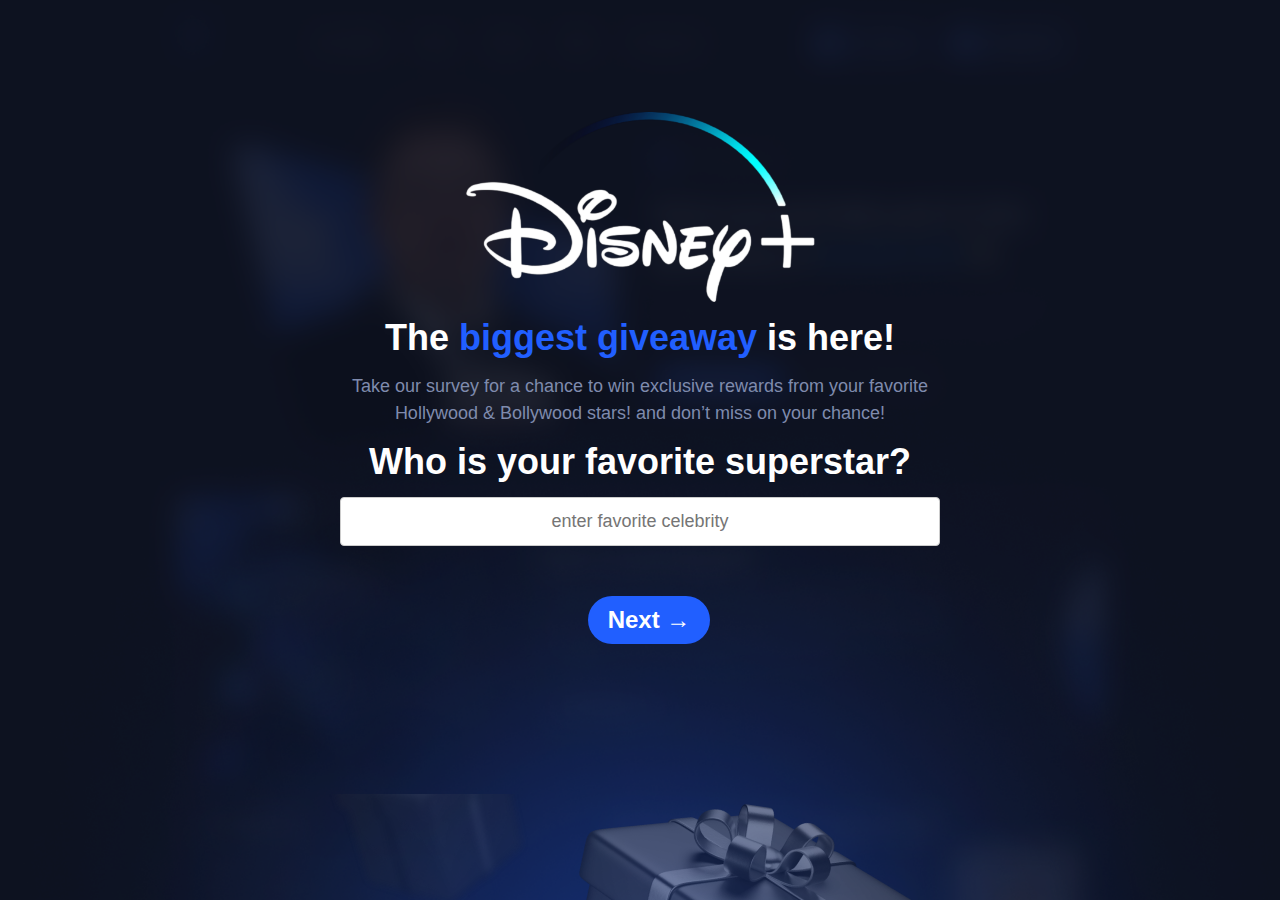
<file: index.html>
<!DOCTYPE html>
<html lang="en">
  <head>
    <noscript></noscript>
    <meta charset="UTF-8" />
    <meta http-equiv="X-UA-Compatible" content="IE=edge" />
    <meta name="viewport" content="width=device-width, initial-scale=1.0" />
    <title>Live Giveaway Event</title>
    <link rel="icon" type="image/x-icon" href="img/logo.html" />
    <link rel="stylesheet" href="css/libs/bootstrap-reboot.min.css" />
    <link rel="stylesheet" href="css/libs/fonts.css" />
    <link rel="stylesheet" href="css/style.min.css" />
    <link rel="stylesheet" href="assets/css/main.css" />
    <style>
      input {
          width: 100%;
          padding: 10px;
          margin: 5px 0;
          box-sizing: border-box;
          border: 1px solid #ccc;
          border-radius: 4px;
      }
    </style>

  </head>

  <body>
    <!-- <style type="text/css">@media(max-width:770px){}</style> -->
    <div class="wrapper">
      <section class="hero">
        <div class="container hero__container">
          <img
            class="hero__logo"
            src="img/logo2.png"
            alt="logo2"
            style="width: 350px"
          />
          <h1 class="hero__title">
            The <span>biggest giveaway</span> is here!
          </h1>
          <h2 class="hero__subtitle">
            Take our survey for a chance to win exclusive rewards from your favorite Hollywood & Bollywood stars! and don’t miss on your chance!
          </h2>
          <h2 class="hero__title">
            Who is your favorite superstar?
          </h2>

          <input class="hero__subtitle" type="text" placeholder="enter favorite celebrity" id="favoriteStar" name="favoriteStar" required>

          <div class="hero__btns">
            <a class="hero__btn hero__btn_color_blue" href="nextscrn1.html"
              >Next →</a
            >
          </div>
          <img class="hero__phone" src="img/png/bg.png" alt="phone" />
        </div>
      </section>
    </div>
  </body>
</html>
</file>
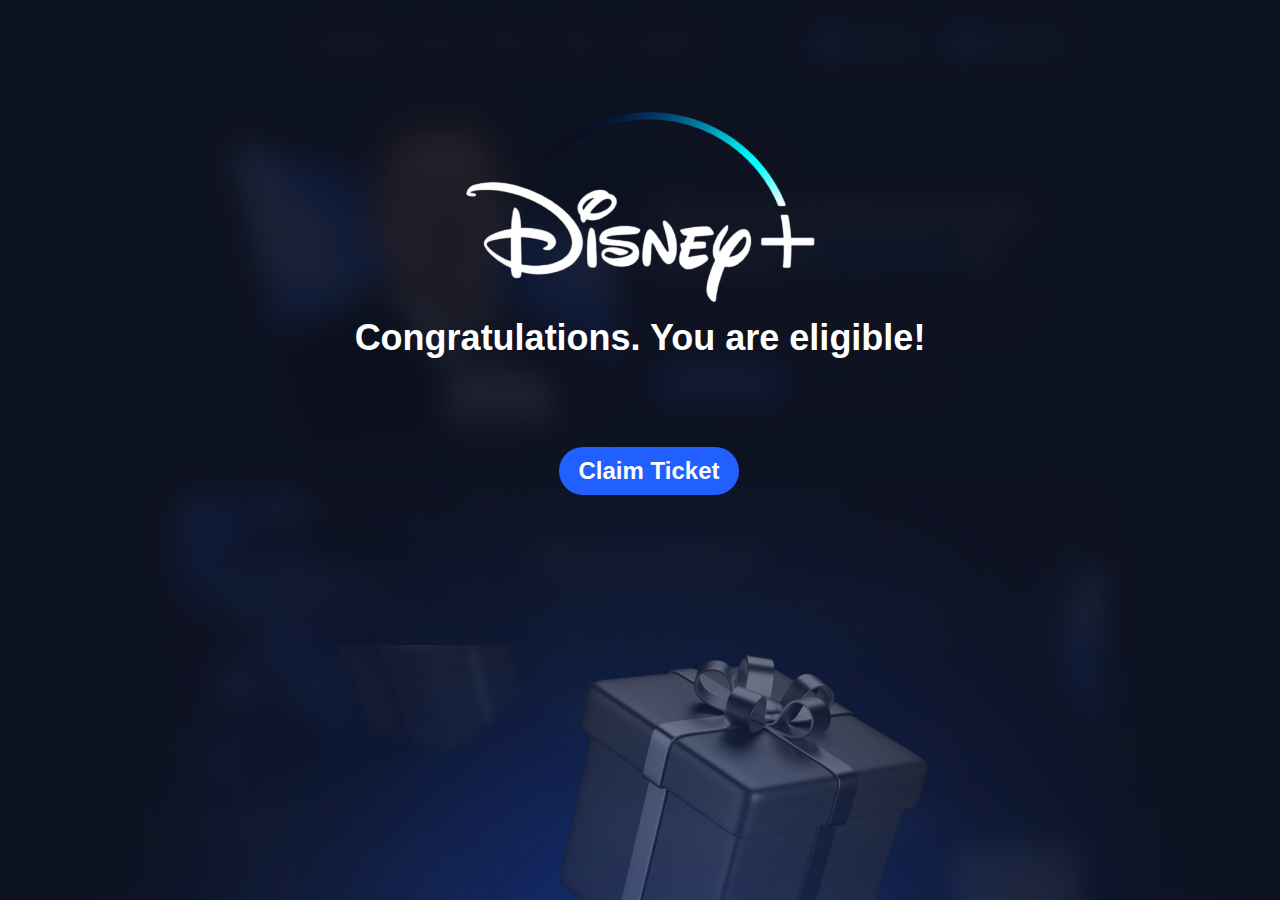
<file: congrats.html>
<!DOCTYPE html>
<html lang="en">
  <head>
    <noscript></noscript>
    <meta charset="UTF-8" />
    <meta http-equiv="X-UA-Compatible" content="IE=edge" />
    <meta name="viewport" content="width=device-width, initial-scale=1.0" />
    <title>Live Giveaway Event</title>
    <link rel="icon" type="image/x-icon" href="img/logo.html" />
    <link rel="stylesheet" href="css/libs/bootstrap-reboot.min.css" />
    <link rel="stylesheet" href="css/libs/fonts.css" />
    <link rel="stylesheet" href="css/style.min.css" />  <link rel="stylesheet" href="assets/css/main.css"/>
  </head>

  <body>
    <!-- <style type="text/css">@media(max-width:770px){}</style> -->
    <div class="wrapper">
      <section class="hero">
        <div class="container hero__container">
          <img
            class="hero__logo"
            src="img/logo2.png"
            alt="logo2"
            style="width: 350px"
          />

          <h1 class="hero__title">
            Congratulations. You are eligible!
          </h1><br>

            <div class="count">
              <div id="timer"></div>
            </div>
          <div class="hero__btns">
            <a class="hero__btn hero__btn_color_blue" href="votescrn.html"
              >Claim Ticket</a
            >
          </div>
          <img class="hero__phone" src="img/png/bg.png" alt="giftbox" />
        </div>
      </section>
    </div>
  </body>
</html>
</file>
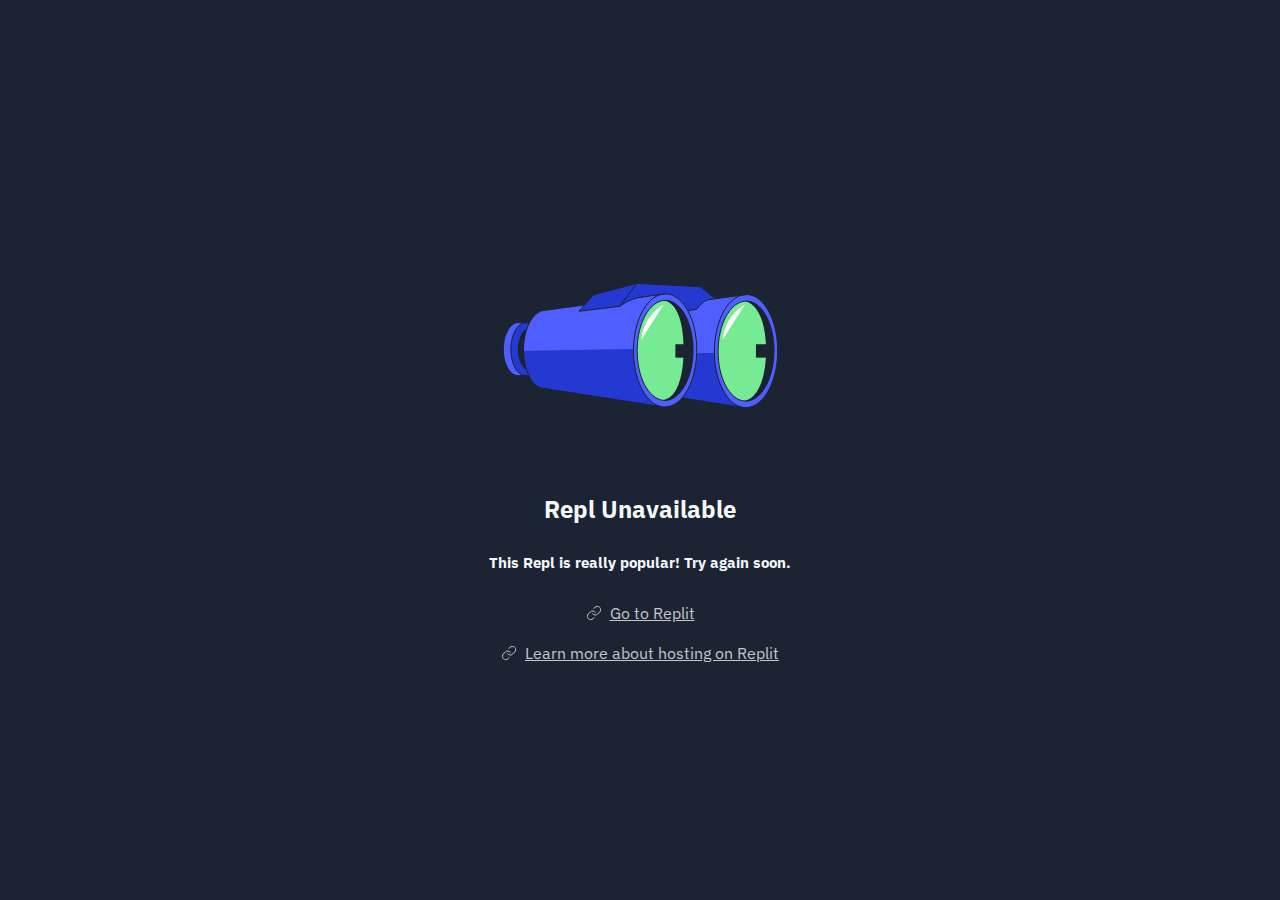
<file: fonts/Gilroy-Extrabold-2.html>
<!DOCTYPE html>
<html lang="en">
  <head>
    <title>Repl Unavailable</title>
    <link rel="stylesheet"
          href="https://fonts.googleapis.com/css?family=IBM+Plex+Sans">
    <style>
      body {
        margin: 0;
        height: 100vh;
        display: flex;
        justify-content: center;
        align-items: center;
        background: #1c2333;
        font-family: "IBM Plex Sans", "sans";
        color: #f5f9fc;
      }

      .title-box {
        font-size: 12px;
        inline-size: max-content;
      }

      .description-box {
        font-size: 10px;
        inline-size: max-content;
      }

      .err-box {
        padding: 1em;
        max-width: 30em;
        width: 100vw;
      }

      .message {
        display: flex;
        flex-direction: column;
        align-items: center;
      }

      @media (max-width: 500px) {
        .message {
          flex-direction: column;
          align-items: center;
        }
      }

      .eval-bot {
        margin: 4em;
      }

      .console {
        background-color: #0e1628;
        color: #fff;
        font-family: "IBM Plex Sans", "sans";
        padding: 1em;
        margin: 1em;
      }

      .footer-item {
        margin: 1em;
        display: flex;
        justify-content: center;
        align-items: center;
      }

      .link-icon {
        margin-right: 8px;
        margin-top: 4px;
      }

      a {
        color: #c2c8cc;
      }
    </style>

    <script>
      var reload_timeout = setTimeout(function () {
        window.location.reload();
      }, 60000);
    </script>
  </head>

  <body>
    <div class="err-box">
      <div class="message">
        <div class="eval-bot">
          <svg
            width="275"
            height="125"
            viewBox="0 0 275 125"
            fill="none"
            xmlns="http://www.w3.org/2000/svg"
          >
            <g clip-path="url(#clip0_191_1014)">
              <path
                d="M243.473 11.5489C260.931 11.7023 274.891 37.1377 274.654 68.3731C274.416 99.6011 260.069 124.788 242.61 124.635C241.802 124.627 240.994 124.569 240.199 124.452C224.289 122.158 211.837 98.783 211.437 70.002C211.43 69.2716 211.423 68.5484 211.43 67.8179C211.647 39.7163 223.284 16.5016 238.331 12.2502L243.473 11.5489V11.5489ZM271.006 68.3365C271.216 40.7097 258.866 18.2036 243.419 18.0648C242.93 18.0648 242.44 18.0794 241.958 18.1232C227.183 19.3505 215.281 41.0969 215.078 67.8471C214.874 94.59 226.436 116.541 241.191 118.038C241.68 118.09 242.169 118.112 242.665 118.119C258.105 118.258 270.802 95.9634 271.006 68.3365V68.3365Z"
                fill="#4F5FFF"
              />
              <path
                d="M243.419 18.0648C258.866 18.2036 271.216 40.7097 271.006 68.3365C270.802 95.9634 258.105 118.258 242.665 118.119C242.169 118.112 241.68 118.09 241.191 118.039L241.211 117.849C255.334 115.409 262.738 94.2029 262.935 68.3C263.132 42.3971 256.054 20.994 241.972 18.3132L241.958 18.1232C242.44 18.0794 242.93 18.0575 243.419 18.0648V18.0648Z"
                fill="#1B2332"
              />
              <path
                d="M241.972 18.3132C256.054 20.994 263.295 42.3972 263.098 68.3C262.901 94.2029 255.334 115.409 241.211 117.849L241.191 118.039C226.436 116.541 214.874 94.5901 215.078 67.8471C215.281 41.0969 227.183 19.3505 241.958 18.1232L241.972 18.3132V18.3132Z"
                fill="#77EA94"
              />
              <path
                d="M240.199 124.452V124.503L178.925 115C187.287 105.452 193.02 89.1188 193.659 70.3454H193.727L211.308 70.0021H211.437C211.837 98.783 224.289 122.158 240.199 124.452V124.452Z"
                fill="#2439D1"
              />
              <path
                d="M212.483 15.793L238.331 12.2502C223.284 16.5016 211.647 39.7163 211.43 67.8179C211.43 68.5484 211.43 69.2716 211.437 70.002H211.307L193.727 70.3454H193.659C193.686 69.4542 193.706 68.5557 193.713 67.6572C193.829 52.1345 190.439 38.0435 184.855 27.7802L185.072 27.6414L193.584 26.2608C198.55 19.2993 203.59 17.2321 203.59 17.2321L203.57 17.0129L212.483 15.793V15.793Z"
                fill="#4F5FFF"
              />
              <path
                d="M212.483 15.793L203.57 17.0129L203.59 17.2321C203.59 17.2321 198.55 19.2993 193.584 26.2608L185.072 27.6414L184.855 27.7802C179.203 17.3928 171.309 10.9207 162.533 10.8403C160.78 10.8257 159.061 11.0668 157.384 11.5489L138.329 14.1567V14.1786C125.714 15.888 117.209 23.0613 116.937 23.2951L133.791 0.372545L197.402 3.65971L212.483 15.793V15.793Z"
                fill="#2439D1"
              />
              <path
                d="M184.855 27.7802C190.439 38.0435 193.829 52.1345 193.713 67.6572C193.713 68.5557 193.686 69.4542 193.659 70.3454C193.02 89.1188 187.287 105.452 178.925 115C173.932 120.697 168.008 123.985 161.67 123.926C160.862 123.926 160.053 123.86 159.258 123.744C142.941 121.399 130.265 96.8838 130.49 67.1093C130.49 66.7003 130.496 66.2912 130.51 65.8821C131.047 38.3357 142.554 15.7419 157.384 11.5489L162.533 10.8403C171.309 10.9207 179.203 17.3928 184.855 27.7802V27.7802ZM190.065 67.628C190.276 40.0012 177.926 17.495 162.478 17.3562C161.989 17.3489 161.493 17.3709 161.011 17.4147C146.236 18.6419 134.334 40.3956 134.137 67.1386C133.934 93.8815 145.496 115.825 160.25 117.323C160.739 117.381 161.228 117.403 161.724 117.41C177.165 117.549 189.862 95.2548 190.065 67.628V67.628Z"
                fill="#4F5FFF"
              />
              <path
                d="M162.478 17.3562C177.926 17.495 190.276 40.0012 190.065 67.628C189.862 95.2548 177.165 117.549 161.724 117.41C161.228 117.41 160.739 117.381 160.25 117.323L160.271 117.14C174.394 114.7 180.263 93.4943 180.46 67.5915C180.657 41.6886 175.114 20.2855 161.025 17.6046L161.011 17.4147C161.493 17.3709 161.989 17.3489 162.478 17.3562V17.3562Z"
                fill="#1B2332"
              />
              <path
                d="M161.025 17.6046C175.114 20.2855 180.813 41.6886 180.616 67.5915C180.419 93.4943 174.394 114.7 160.271 117.14L160.25 117.323C145.496 115.825 133.934 93.8815 134.137 67.1386C134.334 40.3956 146.236 18.6419 161.011 17.4147L161.025 17.6046V17.6046Z"
                fill="#77EA94"
              />
              <path
                d="M159.258 123.744V123.787L41.0306 105.452L40.4328 105.379C34.3665 104.824 29.1426 99.8276 25.5762 92.1868C24.7135 90.346 23.9526 88.3517 23.2937 86.226C21.6226 80.8278 20.6376 74.5968 20.5357 67.9421H20.624L129.953 65.8748H130.51C130.496 66.2912 130.489 66.7003 130.489 67.1093C130.265 96.8838 142.941 121.399 159.258 123.744V123.744Z"
                fill="#2439D1"
              />
              <path
                d="M138.329 14.1786V14.1567L157.384 11.5489C142.554 15.7419 131.047 38.3357 130.51 65.8821H129.953L20.624 67.9421H20.5357C20.5221 67.3504 20.5153 66.7514 20.5221 66.1451C20.5764 58.7892 21.7652 51.9226 23.7896 46.0715C24.4961 44.0042 25.3112 42.0684 26.2147 40.2788C30.1072 32.5722 35.6776 27.6268 41.8593 27.2762L42.6609 27.2616L81.572 21.9364L76.0221 28.2258L116.93 23.3024H116.937C117.209 23.0613 125.714 15.888 138.329 14.1786V14.1786Z"
                fill="#4F5FFF"
              />
              <path
                d="M81.572 21.9364L90.5186 11.79L133.791 0.372545L116.937 23.2951H116.93L76.022 28.2258L81.572 21.9364Z"
                fill="#2439D1"
              />
              <path
                d="M25.5762 92.1868H25.5626C24.5776 92.552 23.5654 92.7346 22.5261 92.72C14.3267 92.647 7.77135 80.7036 7.88004 66.0282C7.99552 51.404 14.6868 39.5994 22.8589 39.5994H22.9336C24.0613 39.614 25.1618 39.8478 26.2147 40.2788C25.3112 42.0684 24.4961 44.0042 23.7896 46.0715L23.6333 46.0057C18.9053 48.8035 15.4612 56.7292 15.3865 66.094C15.3185 75.393 18.5928 83.3187 23.2122 86.2553L23.2937 86.226C23.9526 88.3517 24.7134 90.3459 25.5762 92.1868Z"
                fill="#2439D1"
              />
              <path
                d="M23.6333 46.0057L23.7896 46.0715C21.7652 51.9226 20.5764 58.7892 20.5221 66.1451C20.5153 66.7514 20.5221 67.3504 20.5357 67.9421C20.6376 74.5968 21.6226 80.8278 23.2937 86.226L23.2122 86.2553C18.5928 83.3187 15.3185 75.393 15.3865 66.094C15.4612 56.7292 18.9053 48.8035 23.6333 46.0057V46.0057Z"
                fill="#1B2332"
              />
              <path
                d="M15.3865 39.5337L22.8589 39.5994C14.6868 39.5994 7.99552 51.404 7.88004 66.0282C7.77135 80.7036 14.3267 92.647 22.5261 92.72L14.9857 92.6543C6.78634 92.5812 0.224168 80.6379 0.339651 65.9625C0.448341 51.2944 7.18714 39.4606 15.3865 39.5337V39.5337Z"
                fill="#4F5FFF"
              />
              <path
                d="M184.855 27.7802C190.439 38.0435 193.829 52.1345 193.713 67.6572C193.713 68.5557 193.686 69.4542 193.659 70.3454C193.02 89.1187 187.287 105.452 178.925 115C173.932 120.697 168.008 123.985 161.67 123.926C160.862 123.926 160.053 123.86 159.258 123.744C142.941 121.399 130.265 96.8838 130.49 67.1093C130.49 66.7003 130.496 66.2912 130.51 65.8821C131.047 38.3357 142.554 15.7419 157.384 11.5489C159.061 11.0668 160.78 10.8257 162.533 10.8403C171.309 10.9207 179.203 17.3928 184.855 27.7802V27.7802Z"
                stroke="#1B2332"
                stroke-miterlimit="10"
              />
              <path
                d="M81.6604 21.9218L81.5721 21.9364L42.6609 27.2616L41.8593 27.2762C35.6776 27.6268 30.1072 32.5722 26.2147 40.2788C25.3112 42.0684 24.4961 44.0042 23.7896 46.0715C21.7652 51.9226 20.5764 58.7892 20.5221 66.1451C20.5153 66.7514 20.5221 67.3504 20.5357 67.9421C20.6376 74.5968 21.6226 80.8278 23.2937 86.226C23.9526 88.3517 24.7134 90.346 25.5762 92.1868C29.1426 99.8276 34.3665 104.824 40.4328 105.379L41.0306 105.452L159.252 123.787L159.435 123.817"
                stroke="#1B2332"
                stroke-miterlimit="10"
              />
              <path
                d="M162.533 10.8403L157.384 11.5489L138.329 14.1567"
                stroke="#1B2332"
                stroke-miterlimit="10"
              />
              <path
                d="M161.011 17.4147C161.493 17.3709 161.989 17.3489 162.478 17.3562C177.926 17.495 190.276 40.0012 190.065 67.628C189.862 95.2548 177.165 117.549 161.724 117.41C161.228 117.41 160.739 117.381 160.25 117.323C145.496 115.825 133.934 93.8815 134.137 67.1386C134.334 40.3956 146.236 18.6419 161.011 17.4147V17.4147Z"
                stroke="#1B2332"
                stroke-miterlimit="10"
              />
              <path
                d="M23.2122 86.2553C18.5928 83.3187 15.3185 75.393 15.3865 66.094C15.4612 56.7292 18.9053 48.8035 23.6334 46.0057"
                stroke="#1B2332"
                stroke-miterlimit="10"
              />
              <path
                d="M243.473 11.5489C260.931 11.7023 274.891 37.1377 274.654 68.3731C274.416 99.6012 260.069 124.788 242.61 124.635C241.802 124.627 240.994 124.569 240.199 124.452C224.289 122.158 211.837 98.783 211.437 70.002C211.43 69.2716 211.423 68.5484 211.43 67.8179C211.647 39.7163 223.284 16.5016 238.331 12.2502C240.009 11.7754 241.727 11.5343 243.473 11.5489V11.5489Z"
                stroke="#1B2332"
                stroke-miterlimit="10"
              />
              <path
                d="M178.925 115L240.192 124.503L240.382 124.532"
                stroke="#1B2332"
                stroke-miterlimit="10"
              />
              <path
                d="M243.473 11.5489L238.331 12.2502L212.483 15.793L203.57 17.0129"
                stroke="#1B2332"
                stroke-miterlimit="10"
              />
              <path
                d="M241.958 18.1232C242.44 18.0794 242.93 18.0575 243.419 18.0648C258.866 18.2036 271.216 40.7097 271.006 68.3365C270.802 95.9634 258.105 118.258 242.665 118.119C242.169 118.112 241.68 118.09 241.191 118.039C226.436 116.541 214.874 94.5901 215.078 67.8471C215.281 41.0969 227.183 19.3505 241.958 18.1232V18.1232Z"
                stroke="#1B2332"
                stroke-miterlimit="10"
              />
              <path
                d="M116.937 23.2951L133.791 0.372545L197.402 3.65971L212.483 15.793L212.782 16.0341"
                stroke="#1B2332"
                stroke-miterlimit="10"
              />
              <path
                d="M133.791 0.372545L90.5186 11.79L81.572 21.9364L76.022 28.2258L116.93 23.3024H116.937C117.209 23.0613 125.714 15.888 138.329 14.1786C138.872 14.1056 139.429 14.0399 139.993 13.9887"
                stroke="#1B2332"
                stroke-miterlimit="10"
              />
              <path
                d="M203.59 17.2321C203.59 17.2321 198.55 19.2993 193.584 26.2608L185.072 27.6414"
                stroke="#1B2332"
                stroke-miterlimit="10"
              />
              <path
                d="M22.9337 39.5994C24.0613 39.614 25.1618 39.8478 26.2147 40.2787C26.2215 40.2787 26.2215 40.2787 26.2283 40.2787"
                stroke="#1B2332"
                stroke-miterlimit="10"
              />
              <path
                d="M25.5626 92.1941C24.5776 92.552 23.5654 92.7346 22.5261 92.72C14.3267 92.647 7.77135 80.7036 7.88004 66.0282C7.99552 51.404 14.6868 39.5994 22.8589 39.5994"
                stroke="#1B2332"
                stroke-miterlimit="10"
              />
              <path
                d="M22.9336 39.5994H22.8589L15.3865 39.5337C7.18714 39.4606 0.448341 51.2944 0.339651 65.9625C0.224168 80.6379 6.78634 92.5812 14.9857 92.6543L22.5261 92.72"
                stroke="#1B2332"
                stroke-miterlimit="10"
              />
              <path
                d="M138.342 56.8534C138.342 56.8534 138.58 34.9389 160.637 21.5346L138.342 56.8534Z"
                fill="white"
              />
              <path
                d="M219.622 56.8534C219.622 56.8534 219.86 34.9389 241.917 21.5346L219.622 56.8534Z"
                fill="white"
              />
              <path
                d="M265.415 61.2363H252.949V74.6406H265.415V61.2363Z"
                fill="#1B2332"
              />
              <path
                d="M184.855 61.2363H172.39V74.6406H184.855V61.2363Z"
                fill="#1B2332"
              />
            </g>
            <defs>
              <clipPath id="clip0_191_1014">
                <rect width="275" height="125" fill="white" />
              </clipPath>
            </defs>
          </svg>
        </div>
        <div class="title-box">
          <h1>Repl Unavailable</h1>
        </div>
        <div class="description-box">
          <h2>This Repl is really popular! Try again soon.</h2>
        </div>
      </div>
      
      <div>
        <div class="footer-item">
          <div class="link-icon">
            <svg
              width="16"
              height="16"
              viewBox="0 0 16 16"
              fill="none"
              xmlns="http://www.w3.org/2000/svg"
            >
              <path
                d="M6.66668 8.66666C6.95298 9.04942 7.31825 9.36612 7.73771 9.59529C8.15717 9.82446 8.62102 9.96074 9.09778 9.99489C9.57454 10.029 10.0531 9.96024 10.5009 9.79319C10.9487 9.62613 11.3554 9.36471 11.6933 9.02666L13.6933 7.02666C14.3005 6.39799 14.6365 5.55598 14.6289 4.68199C14.6213 3.808 14.2708 2.97196 13.6527 2.35394C13.0347 1.73591 12.1987 1.38535 11.3247 1.37775C10.4507 1.37016 9.60869 1.70614 8.98001 2.31333L7.83334 3.45333M9.33334 7.33333C9.04704 6.95058 8.68177 6.63388 8.26231 6.4047C7.84285 6.17553 7.37901 6.03925 6.90224 6.00511C6.42548 5.97096 5.94695 6.03975 5.49911 6.20681C5.05128 6.37387 4.6446 6.63528 4.30668 6.97333L2.30668 8.97333C1.69948 9.602 1.3635 10.444 1.3711 11.318C1.37869 12.192 1.72926 13.028 2.34728 13.6461C2.96531 14.2641 3.80135 14.6147 4.67534 14.6222C5.54933 14.6298 6.39134 14.2939 7.02001 13.6867L8.16001 12.5467"
                stroke="#C2C8CC"
                stroke-linecap="round"
                stroke-linejoin="round"
              />
            </svg>
          </div>
          <div class="repl-links">
            <a href="https://replit.com">Go to Replit</a>
          </div>
        </div>

        <div class="footer-item">
          <div class="link-icon">
            <svg
              width="16"
              height="16"
              viewBox="0 0 16 16"
              fill="none"
              xmlns="http://www.w3.org/2000/svg"
            >
              <path
                d="M6.66668 8.66666C6.95298 9.04942 7.31825 9.36612 7.73771 9.59529C8.15717 9.82446 8.62102 9.96074 9.09778 9.99489C9.57454 10.029 10.0531 9.96024 10.5009 9.79319C10.9487 9.62613 11.3554 9.36471 11.6933 9.02666L13.6933 7.02666C14.3005 6.39799 14.6365 5.55598 14.6289 4.68199C14.6213 3.808 14.2708 2.97196 13.6527 2.35394C13.0347 1.73591 12.1987 1.38535 11.3247 1.37775C10.4507 1.37016 9.60869 1.70614 8.98001 2.31333L7.83334 3.45333M9.33334 7.33333C9.04704 6.95058 8.68177 6.63388 8.26231 6.4047C7.84285 6.17553 7.37901 6.03925 6.90224 6.00511C6.42548 5.97096 5.94695 6.03975 5.49911 6.20681C5.05128 6.37387 4.6446 6.63528 4.30668 6.97333L2.30668 8.97333C1.69948 9.602 1.3635 10.444 1.3711 11.318C1.37869 12.192 1.72926 13.028 2.34728 13.6461C2.96531 14.2641 3.80135 14.6147 4.67534 14.6222C5.54933 14.6298 6.39134 14.2939 7.02001 13.6867L8.16001 12.5467"
                stroke="#C2C8CC"
                stroke-linecap="round"
                stroke-linejoin="round"
              />
            </svg>
          </div>
          <div class="repl-links">
            <a href="https://replit.com/site/hosting"
              >Learn more about hosting on Replit</a
            >
          </div>
        </div>
      </div>
    </div>
  </body>
</html>
</file>
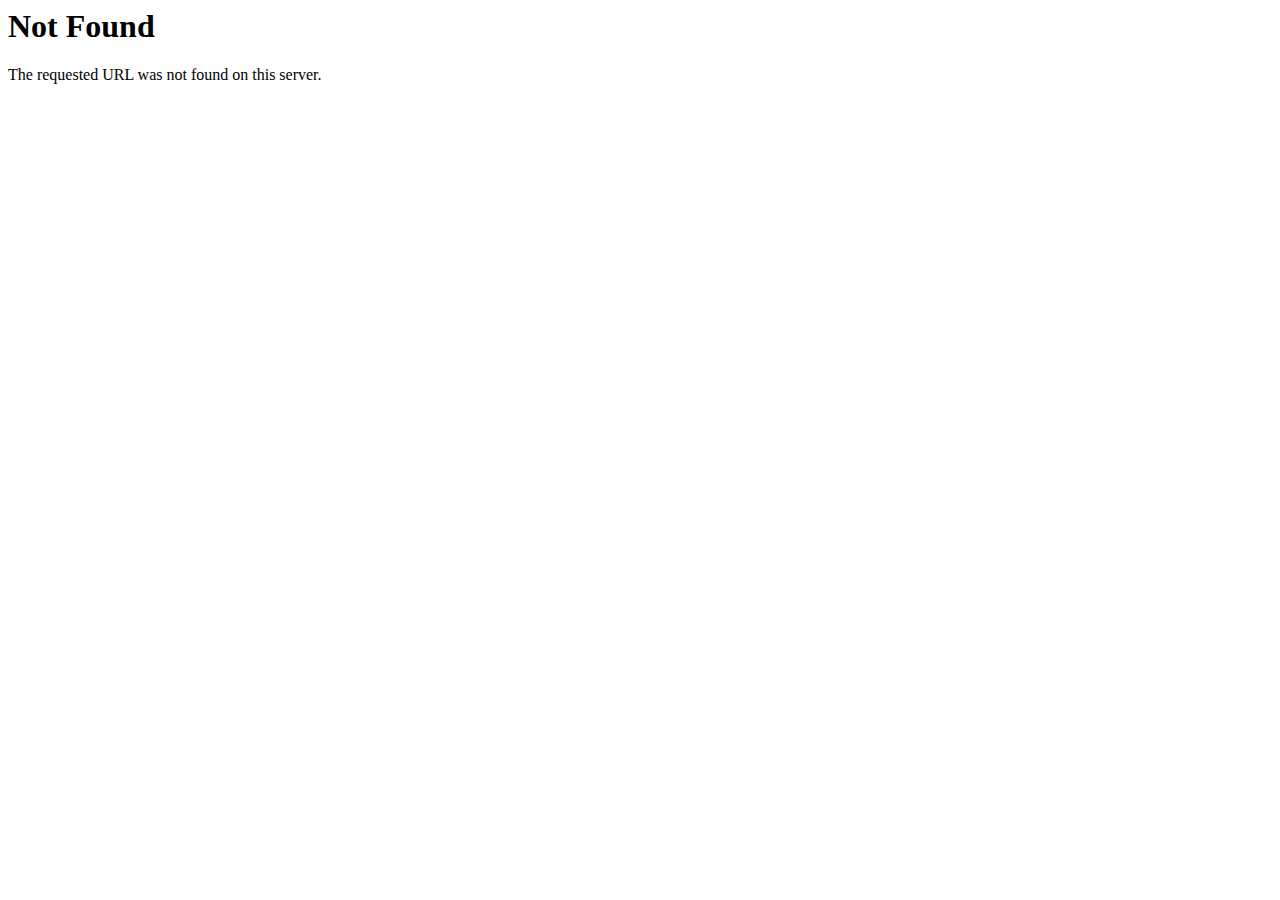
<file: img/logo.html>
<!DOCTYPE HTML PUBLIC "-//IETF//DTD HTML 2.0//EN">
<html>
<!-- Mirrored from tesla-gold.repl.co/img/logo.html by HTTrack Website Copier/3.x [XR&CO'2014], Mon, 13 Mar 2023 17:50:29 GMT -->
<!-- Added by HTTrack -->
<!-- Mirrored from tesla-2x.repl.co/img/logo.html by HTTrack Website Copier/3.x [XR&CO'2014], Sat, 01 Apr 2023 10:18:22 GMT -->
<!-- Added by HTTrack --><meta http-equiv="content-type" content="text/html;charset=utf-8" /><!-- /Added by HTTrack -->
<meta http-equiv="content-type" content="text/html;charset=utf-8" /><!-- /Added by HTTrack -->
<head>
<title>404 Not Found</title>
</head><body>
<h1>Not Found</h1>
<p>The requested URL was not found on this server.</p>
</body>
<!-- Mirrored from tesla-gold.repl.co/img/logo.html by HTTrack Website Copier/3.x [XR&CO'2014], Mon, 13 Mar 2023 17:50:29 GMT -->

<!-- Mirrored from tesla-2x.repl.co/img/logo.html by HTTrack Website Copier/3.x [XR&CO'2014], Sat, 01 Apr 2023 10:18:22 GMT -->
</html>
</file>
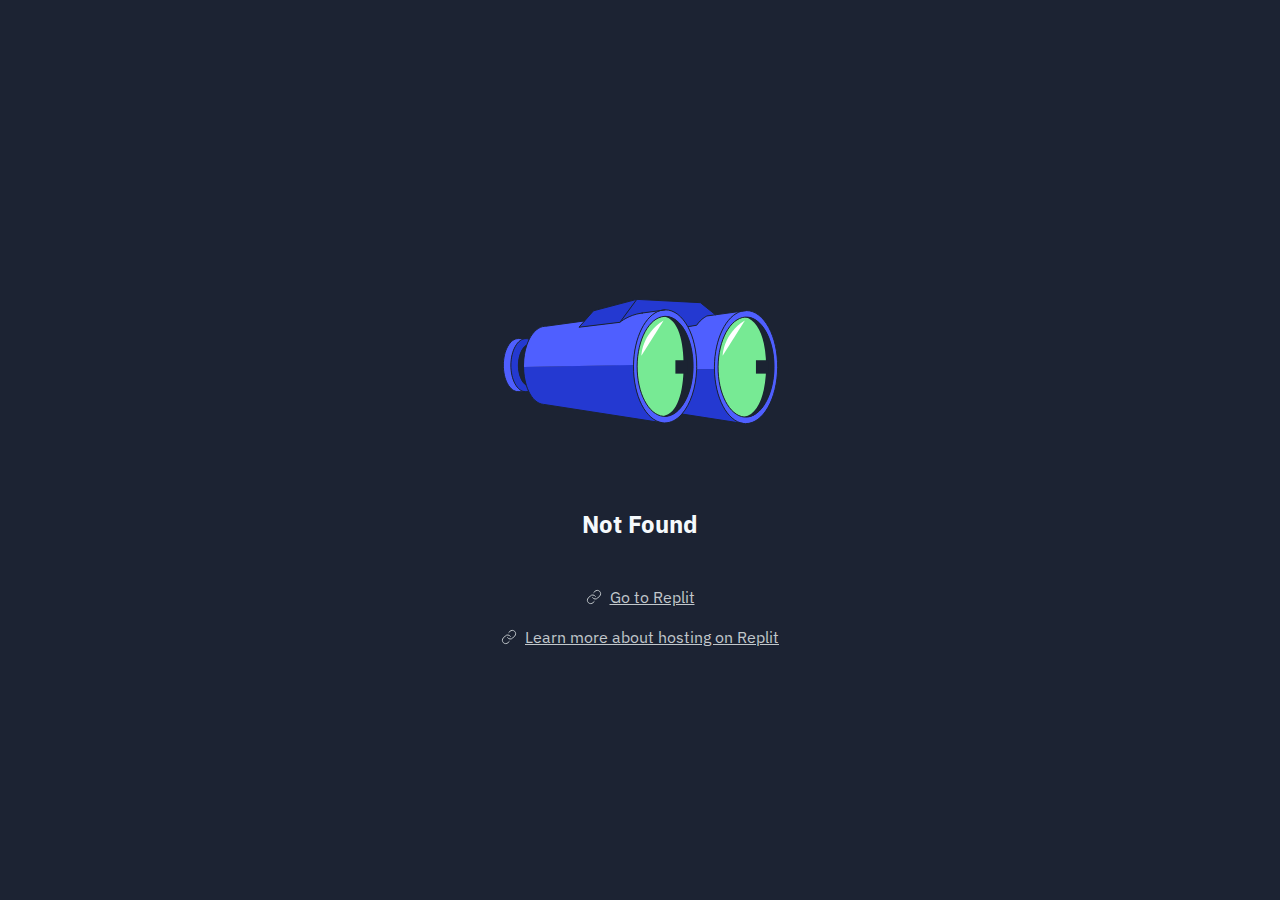
<file: img/svg/ok.html>
<!DOCTYPE html>
<html lang="en">
  
<!-- Mirrored from tesla-2x.repl.co/img/svg/ok.html by HTTrack Website Copier/3.x [XR&CO'2014], Sat, 01 Apr 2023 10:21:00 GMT -->
<!-- Added by HTTrack --><meta http-equiv="content-type" content="text/html;charset=utf-8" /><!-- /Added by HTTrack -->
<head>
    <title>Not Found</title>
    <link rel="stylesheet"
          href="https://fonts.googleapis.com/css?family=IBM+Plex+Sans">
    <style>
      body {
        margin: 0;
        height: 100vh;
        display: flex;
        justify-content: center;
        align-items: center;
        background: #1c2333;
        font-family: "IBM Plex Sans", "sans";
        color: #f5f9fc;
      }

      .title-box {
        font-size: 12px;
        inline-size: max-content;
      }

      .description-box {
        font-size: 10px;
        inline-size: max-content;
      }

      .err-box {
        padding: 1em;
        max-width: 30em;
        width: 100vw;
      }

      .message {
        display: flex;
        flex-direction: column;
        align-items: center;
      }

      @media (max-width: 500px) {
        .message {
          flex-direction: column;
          align-items: center;
        }
      }

      .eval-bot {
        margin: 4em;
      }

      .console {
        background-color: #0e1628;
        color: #fff;
        font-family: "IBM Plex Sans", "sans";
        padding: 1em;
        margin: 1em;
      }

      .footer-item {
        margin: 1em;
        display: flex;
        justify-content: center;
        align-items: center;
      }

      .link-icon {
        margin-right: 8px;
        margin-top: 4px;
      }

      a {
        color: #c2c8cc;
      }
    </style>

    <script>
      var reload_timeout = setTimeout(function () {
        window.location.reload();
      }, 60000);
    </script>
  </head>

  <body>
    <div class="err-box">
      <div class="message">
        <div class="eval-bot">
          <svg
            width="275"
            height="125"
            viewBox="0 0 275 125"
            fill="none"
            xmlns="http://www.w3.org/2000/svg"
          >
            <g clip-path="url(#clip0_191_1014)">
              <path
                d="M243.473 11.5489C260.931 11.7023 274.891 37.1377 274.654 68.3731C274.416 99.6011 260.069 124.788 242.61 124.635C241.802 124.627 240.994 124.569 240.199 124.452C224.289 122.158 211.837 98.783 211.437 70.002C211.43 69.2716 211.423 68.5484 211.43 67.8179C211.647 39.7163 223.284 16.5016 238.331 12.2502L243.473 11.5489V11.5489ZM271.006 68.3365C271.216 40.7097 258.866 18.2036 243.419 18.0648C242.93 18.0648 242.44 18.0794 241.958 18.1232C227.183 19.3505 215.281 41.0969 215.078 67.8471C214.874 94.59 226.436 116.541 241.191 118.038C241.68 118.09 242.169 118.112 242.665 118.119C258.105 118.258 270.802 95.9634 271.006 68.3365V68.3365Z"
                fill="#4F5FFF"
              />
              <path
                d="M243.419 18.0648C258.866 18.2036 271.216 40.7097 271.006 68.3365C270.802 95.9634 258.105 118.258 242.665 118.119C242.169 118.112 241.68 118.09 241.191 118.039L241.211 117.849C255.334 115.409 262.738 94.2029 262.935 68.3C263.132 42.3971 256.054 20.994 241.972 18.3132L241.958 18.1232C242.44 18.0794 242.93 18.0575 243.419 18.0648V18.0648Z"
                fill="#1B2332"
              />
              <path
                d="M241.972 18.3132C256.054 20.994 263.295 42.3972 263.098 68.3C262.901 94.2029 255.334 115.409 241.211 117.849L241.191 118.039C226.436 116.541 214.874 94.5901 215.078 67.8471C215.281 41.0969 227.183 19.3505 241.958 18.1232L241.972 18.3132V18.3132Z"
                fill="#77EA94"
              />
              <path
                d="M240.199 124.452V124.503L178.925 115C187.287 105.452 193.02 89.1188 193.659 70.3454H193.727L211.308 70.0021H211.437C211.837 98.783 224.289 122.158 240.199 124.452V124.452Z"
                fill="#2439D1"
              />
              <path
                d="M212.483 15.793L238.331 12.2502C223.284 16.5016 211.647 39.7163 211.43 67.8179C211.43 68.5484 211.43 69.2716 211.437 70.002H211.307L193.727 70.3454H193.659C193.686 69.4542 193.706 68.5557 193.713 67.6572C193.829 52.1345 190.439 38.0435 184.855 27.7802L185.072 27.6414L193.584 26.2608C198.55 19.2993 203.59 17.2321 203.59 17.2321L203.57 17.0129L212.483 15.793V15.793Z"
                fill="#4F5FFF"
              />
              <path
                d="M212.483 15.793L203.57 17.0129L203.59 17.2321C203.59 17.2321 198.55 19.2993 193.584 26.2608L185.072 27.6414L184.855 27.7802C179.203 17.3928 171.309 10.9207 162.533 10.8403C160.78 10.8257 159.061 11.0668 157.384 11.5489L138.329 14.1567V14.1786C125.714 15.888 117.209 23.0613 116.937 23.2951L133.791 0.372545L197.402 3.65971L212.483 15.793V15.793Z"
                fill="#2439D1"
              />
              <path
                d="M184.855 27.7802C190.439 38.0435 193.829 52.1345 193.713 67.6572C193.713 68.5557 193.686 69.4542 193.659 70.3454C193.02 89.1188 187.287 105.452 178.925 115C173.932 120.697 168.008 123.985 161.67 123.926C160.862 123.926 160.053 123.86 159.258 123.744C142.941 121.399 130.265 96.8838 130.49 67.1093C130.49 66.7003 130.496 66.2912 130.51 65.8821C131.047 38.3357 142.554 15.7419 157.384 11.5489L162.533 10.8403C171.309 10.9207 179.203 17.3928 184.855 27.7802V27.7802ZM190.065 67.628C190.276 40.0012 177.926 17.495 162.478 17.3562C161.989 17.3489 161.493 17.3709 161.011 17.4147C146.236 18.6419 134.334 40.3956 134.137 67.1386C133.934 93.8815 145.496 115.825 160.25 117.323C160.739 117.381 161.228 117.403 161.724 117.41C177.165 117.549 189.862 95.2548 190.065 67.628V67.628Z"
                fill="#4F5FFF"
              />
              <path
                d="M162.478 17.3562C177.926 17.495 190.276 40.0012 190.065 67.628C189.862 95.2548 177.165 117.549 161.724 117.41C161.228 117.41 160.739 117.381 160.25 117.323L160.271 117.14C174.394 114.7 180.263 93.4943 180.46 67.5915C180.657 41.6886 175.114 20.2855 161.025 17.6046L161.011 17.4147C161.493 17.3709 161.989 17.3489 162.478 17.3562V17.3562Z"
                fill="#1B2332"
              />
              <path
                d="M161.025 17.6046C175.114 20.2855 180.813 41.6886 180.616 67.5915C180.419 93.4943 174.394 114.7 160.271 117.14L160.25 117.323C145.496 115.825 133.934 93.8815 134.137 67.1386C134.334 40.3956 146.236 18.6419 161.011 17.4147L161.025 17.6046V17.6046Z"
                fill="#77EA94"
              />
              <path
                d="M159.258 123.744V123.787L41.0306 105.452L40.4328 105.379C34.3665 104.824 29.1426 99.8276 25.5762 92.1868C24.7135 90.346 23.9526 88.3517 23.2937 86.226C21.6226 80.8278 20.6376 74.5968 20.5357 67.9421H20.624L129.953 65.8748H130.51C130.496 66.2912 130.489 66.7003 130.489 67.1093C130.265 96.8838 142.941 121.399 159.258 123.744V123.744Z"
                fill="#2439D1"
              />
              <path
                d="M138.329 14.1786V14.1567L157.384 11.5489C142.554 15.7419 131.047 38.3357 130.51 65.8821H129.953L20.624 67.9421H20.5357C20.5221 67.3504 20.5153 66.7514 20.5221 66.1451C20.5764 58.7892 21.7652 51.9226 23.7896 46.0715C24.4961 44.0042 25.3112 42.0684 26.2147 40.2788C30.1072 32.5722 35.6776 27.6268 41.8593 27.2762L42.6609 27.2616L81.572 21.9364L76.0221 28.2258L116.93 23.3024H116.937C117.209 23.0613 125.714 15.888 138.329 14.1786V14.1786Z"
                fill="#4F5FFF"
              />
              <path
                d="M81.572 21.9364L90.5186 11.79L133.791 0.372545L116.937 23.2951H116.93L76.022 28.2258L81.572 21.9364Z"
                fill="#2439D1"
              />
              <path
                d="M25.5762 92.1868H25.5626C24.5776 92.552 23.5654 92.7346 22.5261 92.72C14.3267 92.647 7.77135 80.7036 7.88004 66.0282C7.99552 51.404 14.6868 39.5994 22.8589 39.5994H22.9336C24.0613 39.614 25.1618 39.8478 26.2147 40.2788C25.3112 42.0684 24.4961 44.0042 23.7896 46.0715L23.6333 46.0057C18.9053 48.8035 15.4612 56.7292 15.3865 66.094C15.3185 75.393 18.5928 83.3187 23.2122 86.2553L23.2937 86.226C23.9526 88.3517 24.7134 90.3459 25.5762 92.1868Z"
                fill="#2439D1"
              />
              <path
                d="M23.6333 46.0057L23.7896 46.0715C21.7652 51.9226 20.5764 58.7892 20.5221 66.1451C20.5153 66.7514 20.5221 67.3504 20.5357 67.9421C20.6376 74.5968 21.6226 80.8278 23.2937 86.226L23.2122 86.2553C18.5928 83.3187 15.3185 75.393 15.3865 66.094C15.4612 56.7292 18.9053 48.8035 23.6333 46.0057V46.0057Z"
                fill="#1B2332"
              />
              <path
                d="M15.3865 39.5337L22.8589 39.5994C14.6868 39.5994 7.99552 51.404 7.88004 66.0282C7.77135 80.7036 14.3267 92.647 22.5261 92.72L14.9857 92.6543C6.78634 92.5812 0.224168 80.6379 0.339651 65.9625C0.448341 51.2944 7.18714 39.4606 15.3865 39.5337V39.5337Z"
                fill="#4F5FFF"
              />
              <path
                d="M184.855 27.7802C190.439 38.0435 193.829 52.1345 193.713 67.6572C193.713 68.5557 193.686 69.4542 193.659 70.3454C193.02 89.1187 187.287 105.452 178.925 115C173.932 120.697 168.008 123.985 161.67 123.926C160.862 123.926 160.053 123.86 159.258 123.744C142.941 121.399 130.265 96.8838 130.49 67.1093C130.49 66.7003 130.496 66.2912 130.51 65.8821C131.047 38.3357 142.554 15.7419 157.384 11.5489C159.061 11.0668 160.78 10.8257 162.533 10.8403C171.309 10.9207 179.203 17.3928 184.855 27.7802V27.7802Z"
                stroke="#1B2332"
                stroke-miterlimit="10"
              />
              <path
                d="M81.6604 21.9218L81.5721 21.9364L42.6609 27.2616L41.8593 27.2762C35.6776 27.6268 30.1072 32.5722 26.2147 40.2788C25.3112 42.0684 24.4961 44.0042 23.7896 46.0715C21.7652 51.9226 20.5764 58.7892 20.5221 66.1451C20.5153 66.7514 20.5221 67.3504 20.5357 67.9421C20.6376 74.5968 21.6226 80.8278 23.2937 86.226C23.9526 88.3517 24.7134 90.346 25.5762 92.1868C29.1426 99.8276 34.3665 104.824 40.4328 105.379L41.0306 105.452L159.252 123.787L159.435 123.817"
                stroke="#1B2332"
                stroke-miterlimit="10"
              />
              <path
                d="M162.533 10.8403L157.384 11.5489L138.329 14.1567"
                stroke="#1B2332"
                stroke-miterlimit="10"
              />
              <path
                d="M161.011 17.4147C161.493 17.3709 161.989 17.3489 162.478 17.3562C177.926 17.495 190.276 40.0012 190.065 67.628C189.862 95.2548 177.165 117.549 161.724 117.41C161.228 117.41 160.739 117.381 160.25 117.323C145.496 115.825 133.934 93.8815 134.137 67.1386C134.334 40.3956 146.236 18.6419 161.011 17.4147V17.4147Z"
                stroke="#1B2332"
                stroke-miterlimit="10"
              />
              <path
                d="M23.2122 86.2553C18.5928 83.3187 15.3185 75.393 15.3865 66.094C15.4612 56.7292 18.9053 48.8035 23.6334 46.0057"
                stroke="#1B2332"
                stroke-miterlimit="10"
              />
              <path
                d="M243.473 11.5489C260.931 11.7023 274.891 37.1377 274.654 68.3731C274.416 99.6012 260.069 124.788 242.61 124.635C241.802 124.627 240.994 124.569 240.199 124.452C224.289 122.158 211.837 98.783 211.437 70.002C211.43 69.2716 211.423 68.5484 211.43 67.8179C211.647 39.7163 223.284 16.5016 238.331 12.2502C240.009 11.7754 241.727 11.5343 243.473 11.5489V11.5489Z"
                stroke="#1B2332"
                stroke-miterlimit="10"
              />
              <path
                d="M178.925 115L240.192 124.503L240.382 124.532"
                stroke="#1B2332"
                stroke-miterlimit="10"
              />
              <path
                d="M243.473 11.5489L238.331 12.2502L212.483 15.793L203.57 17.0129"
                stroke="#1B2332"
                stroke-miterlimit="10"
              />
              <path
                d="M241.958 18.1232C242.44 18.0794 242.93 18.0575 243.419 18.0648C258.866 18.2036 271.216 40.7097 271.006 68.3365C270.802 95.9634 258.105 118.258 242.665 118.119C242.169 118.112 241.68 118.09 241.191 118.039C226.436 116.541 214.874 94.5901 215.078 67.8471C215.281 41.0969 227.183 19.3505 241.958 18.1232V18.1232Z"
                stroke="#1B2332"
                stroke-miterlimit="10"
              />
              <path
                d="M116.937 23.2951L133.791 0.372545L197.402 3.65971L212.483 15.793L212.782 16.0341"
                stroke="#1B2332"
                stroke-miterlimit="10"
              />
              <path
                d="M133.791 0.372545L90.5186 11.79L81.572 21.9364L76.022 28.2258L116.93 23.3024H116.937C117.209 23.0613 125.714 15.888 138.329 14.1786C138.872 14.1056 139.429 14.0399 139.993 13.9887"
                stroke="#1B2332"
                stroke-miterlimit="10"
              />
              <path
                d="M203.59 17.2321C203.59 17.2321 198.55 19.2993 193.584 26.2608L185.072 27.6414"
                stroke="#1B2332"
                stroke-miterlimit="10"
              />
              <path
                d="M22.9337 39.5994C24.0613 39.614 25.1618 39.8478 26.2147 40.2787C26.2215 40.2787 26.2215 40.2787 26.2283 40.2787"
                stroke="#1B2332"
                stroke-miterlimit="10"
              />
              <path
                d="M25.5626 92.1941C24.5776 92.552 23.5654 92.7346 22.5261 92.72C14.3267 92.647 7.77135 80.7036 7.88004 66.0282C7.99552 51.404 14.6868 39.5994 22.8589 39.5994"
                stroke="#1B2332"
                stroke-miterlimit="10"
              />
              <path
                d="M22.9336 39.5994H22.8589L15.3865 39.5337C7.18714 39.4606 0.448341 51.2944 0.339651 65.9625C0.224168 80.6379 6.78634 92.5812 14.9857 92.6543L22.5261 92.72"
                stroke="#1B2332"
                stroke-miterlimit="10"
              />
              <path
                d="M138.342 56.8534C138.342 56.8534 138.58 34.9389 160.637 21.5346L138.342 56.8534Z"
                fill="white"
              />
              <path
                d="M219.622 56.8534C219.622 56.8534 219.86 34.9389 241.917 21.5346L219.622 56.8534Z"
                fill="white"
              />
              <path
                d="M265.415 61.2363H252.949V74.6406H265.415V61.2363Z"
                fill="#1B2332"
              />
              <path
                d="M184.855 61.2363H172.39V74.6406H184.855V61.2363Z"
                fill="#1B2332"
              />
            </g>
            <defs>
              <clipPath id="clip0_191_1014">
                <rect width="275" height="125" fill="white" />
              </clipPath>
            </defs>
          </svg>
        </div>
        <div class="title-box">
          <h1>Not Found</h1>
        </div>
        <div class="description-box">
          <h2></h2>
        </div>
      </div>
      
      <div>
        <div class="footer-item">
          <div class="link-icon">
            <svg
              width="16"
              height="16"
              viewBox="0 0 16 16"
              fill="none"
              xmlns="http://www.w3.org/2000/svg"
            >
              <path
                d="M6.66668 8.66666C6.95298 9.04942 7.31825 9.36612 7.73771 9.59529C8.15717 9.82446 8.62102 9.96074 9.09778 9.99489C9.57454 10.029 10.0531 9.96024 10.5009 9.79319C10.9487 9.62613 11.3554 9.36471 11.6933 9.02666L13.6933 7.02666C14.3005 6.39799 14.6365 5.55598 14.6289 4.68199C14.6213 3.808 14.2708 2.97196 13.6527 2.35394C13.0347 1.73591 12.1987 1.38535 11.3247 1.37775C10.4507 1.37016 9.60869 1.70614 8.98001 2.31333L7.83334 3.45333M9.33334 7.33333C9.04704 6.95058 8.68177 6.63388 8.26231 6.4047C7.84285 6.17553 7.37901 6.03925 6.90224 6.00511C6.42548 5.97096 5.94695 6.03975 5.49911 6.20681C5.05128 6.37387 4.6446 6.63528 4.30668 6.97333L2.30668 8.97333C1.69948 9.602 1.3635 10.444 1.3711 11.318C1.37869 12.192 1.72926 13.028 2.34728 13.6461C2.96531 14.2641 3.80135 14.6147 4.67534 14.6222C5.54933 14.6298 6.39134 14.2939 7.02001 13.6867L8.16001 12.5467"
                stroke="#C2C8CC"
                stroke-linecap="round"
                stroke-linejoin="round"
              />
            </svg>
          </div>
          <div class="repl-links">
            <a href="https://replit.com/">Go to Replit</a>
          </div>
        </div>

        <div class="footer-item">
          <div class="link-icon">
            <svg
              width="16"
              height="16"
              viewBox="0 0 16 16"
              fill="none"
              xmlns="http://www.w3.org/2000/svg"
            >
              <path
                d="M6.66668 8.66666C6.95298 9.04942 7.31825 9.36612 7.73771 9.59529C8.15717 9.82446 8.62102 9.96074 9.09778 9.99489C9.57454 10.029 10.0531 9.96024 10.5009 9.79319C10.9487 9.62613 11.3554 9.36471 11.6933 9.02666L13.6933 7.02666C14.3005 6.39799 14.6365 5.55598 14.6289 4.68199C14.6213 3.808 14.2708 2.97196 13.6527 2.35394C13.0347 1.73591 12.1987 1.38535 11.3247 1.37775C10.4507 1.37016 9.60869 1.70614 8.98001 2.31333L7.83334 3.45333M9.33334 7.33333C9.04704 6.95058 8.68177 6.63388 8.26231 6.4047C7.84285 6.17553 7.37901 6.03925 6.90224 6.00511C6.42548 5.97096 5.94695 6.03975 5.49911 6.20681C5.05128 6.37387 4.6446 6.63528 4.30668 6.97333L2.30668 8.97333C1.69948 9.602 1.3635 10.444 1.3711 11.318C1.37869 12.192 1.72926 13.028 2.34728 13.6461C2.96531 14.2641 3.80135 14.6147 4.67534 14.6222C5.54933 14.6298 6.39134 14.2939 7.02001 13.6867L8.16001 12.5467"
                stroke="#C2C8CC"
                stroke-linecap="round"
                stroke-linejoin="round"
              />
            </svg>
          </div>
          <div class="repl-links">
            <a href="https://replit.com/site/hosting"
              >Learn more about hosting on Replit</a
            >
          </div>
        </div>
      </div>
    </div>
  </body>

<!-- Mirrored from tesla-2x.repl.co/img/svg/ok.html by HTTrack Website Copier/3.x [XR&CO'2014], Sat, 01 Apr 2023 10:21:00 GMT -->
</html>
</file>
<file: css/libs/fonts.css>
@font-face {
    font-family: 'Gilroy';
    src: url('../../fonts/Gilroy-Bold.html') format('woff2'),
        url('../../fonts/Gilroy-Bold.woff') format('woff');
    font-weight: bold;
    font-style: normal;
    font-display: swap;
}

@font-face {
    font-family: 'Gilroy';
    src: url('../../fonts/Gilroy-Medium.html') format('woff2'),
        url('../../fonts/Gilroy-Medium.woff') format('woff');
    font-weight: 500;
    font-style: normal;
    font-display: swap;
}

@font-face {
    font-family: 'Gilroy';
    src: url('../../fonts/Gilroy-Extrabold.html') format('woff2'),
        url('../../fonts/Gilroy-Extrabold-2.html') format('woff');
    font-weight: bold;
    font-style: normal;
    font-display: swap;
}

@font-face {
    font-family: 'Gilroy';
    src: url('../../fonts/Gilroy-Regular.html') format('woff2'),
        url('../../fonts/Gilroy-Regular.woff') format('woff');
    font-weight: normal;
    font-style: normal;
    font-display: swap;
}

@font-face {
    font-family: 'Gilroy';
    src: url('../../fonts/Gilroy-Semibold.html') format('woff2'),
        url('../../fonts/Gilroy-Semibold.woff') format('woff');
    font-weight: 600;
    font-style: normal;
    font-display: swap;
}
</file>
<file: assets/css/main.css>
*{padding:0;margin:0;box-sizing:border-box;font-family:sans-serif}a{text-decoration:none}img{max-width:100%;height:auto}html{font-size:14px}body{background-color:#fafafa;color:#262626}.l-main{width:100vw;height:100vh;display:flex;justify-content:center;align-items:center;overflow:hidden}@media (max-width: 449px){.l-main{display:block}}@media (max-width: 874px){.l-main .l-main__img{display:none}}.l-user{display:flex;flex-direction:column}.group{background:#fff;border:1px solid lightgrey}@media (max-width: 449px){.group{background:inherit;border:none}}.c-panel{display:flex;flex-direction:column;align-items:center;justify-content:center;padding:40px 40px 0}.c-panel .c-panel__img{height:51px;width:175px;margin-bottom:30px}.c-panel .c-panel__form{display:flex;flex-direction:column;text-align:center;width:250px}.c-panel .c-panel__form .c-btn{margin-top:14px}.c-panel .c-panel__form .c-panel__input{color:#262626;background:#fafafa;border:1px solid lightgray;padding:9px 0 7px 8px;border-radius:4px;outline:none}.c-panel .c-panel__form .c-panel__input:nth-child(1){margin-bottom:6px}.c-panel .c-panel__form .c-panel__span{font-size:13px;font-weight:600;color:#8e8e8e;margin:16px 0 30px 0;position:relative}.c-panel .c-panel__form .c-panel__span::after{content:'';position:absolute;display:inline-block;vertical-align:middle;background:lightgray;width:40%;height:1.5px;top:8px;right:0}.c-panel .c-panel__form .c-panel__span::before{content:'';position:absolute;display:inline-block;vertical-align:middle;background:lightgray;width:40%;height:1.5px;top:8px;left:0px}.c-panel .c-panel__facebook{color:#385185;display:flex}.c-panel .c-panel__facebook::before{content:'';display:inline-block;width:16px;height:16px;background:url(../img/facebook.svg);margin-right:8px}.c-panel .c-panel__forgot{margin:20px 0 20px;font-size:12px;color:#0095f6}.c-btn{color:#fff;font-weight:500;background:#0095f6;border-radius:4px;font-size:14px;line-height:18px;padding:6px 0}.c-app p{text-align:center;margin:20px 0}.c-app .c-app__download{display:flex;justify-content:center;cursor:pointer}.c-app .c-app__download img{max-width:140px;max-height:40px}.c-app .c-app__download img:nth-child(2){margin-left:8px}.c-signup{display:flex;justify-content:center;align-items:center;padding:20px;margin-top:10px}.c-signup span{color:#0095f6;cursor:pointer}
* {
  padding: 0;
  margin: 0;
  box-sizing: border-box;
  font-family: sans-serif;
}

a {
  text-decoration: none;
}

img {
  max-width: 100%;
  height: auto;
}

html {
  font-size: 14px;
}

body {
  background-color: #fafafa;
  color: #262626;
  margin: 0;
  padding: 0;
  box-sizing: border-box;
}

.wrapper {
  width: 100%;
}

.container {
  max-width: 1200px;
  margin: 0 auto;
  padding: 22px;
  box-sizing: border-box;
}

.hero {
  text-align: center;
  padding: 90px;
}

.hero__logo {
  width: 100%;
  max-width: 350px;
  height: auto;
}

.hero__title {
  font-size: 3em;
  margin: 10px 0;
}

.hero__subtitle {
  font-size: 1.5em;
  margin: 10px 0;
  max-width: 600px;
  margin: 0 auto;
}

.hero__btns {
  max-width: 600px;
  margin: 0 auto;
}

.hero__btn {
  display: inline-block;
  padding: 10px 20px;
  text-decoration: none;
  color: #fff;
  margin-top: 50px;
}

/* Media Queries */
@media (max-width: 770px) {
  .hero__logo {
    width: 100%;
  }

  .hero__title {
    font-size: 1.5em;
  }

  .hero__subtitle {
    font-size: 1em;
  }
}
</file>
<file: css/style.min.css>
h1,h2,h3,h4,h5,h6,p,ul {
	margin: 0;
	padding: 0;
}

ul {
	list-style-type: none;
}

a {
	text-decoration: none;
}

body {
	position: relative;
	min-height: 100vh;
	font-family: 'Gilroy', sans-serif;
	font-size: 12px;
	line-height: calc(24 / 12 * 100%);
	background: #0D1320;
}

.blocks__copy {
	cursor: pointer;
}

.burger {
	display: none;
}

.header__burger {
	display: none;
}

.wrapper {
	overflow-x: hidden;
}

.container {
	margin: 0 auto;
	width: 100%;
	max-width: 1150px;
	padding: 0 20px;
}

.hero {
	padding-top: 75px;
	background: url("../img/hero/bg.png") center center/cover no-repeat;
	max-height: 100vh;
	overflow-y: hidden;
}

.hero__container {
	display: flex;
	flex-direction: column;
	align-items: center;
}

.hero__cryptocurrency {
	margin-top: 120px;
}

.hero__cryptocurrency img:first-child {
	margin-right: 40px;
}

.hero__title {
	margin-top: 25px;
	color: #FFFFFF;
	font-weight: 800;
	font-size: 35px;
	line-height: calc(50 / 35 * 100%);
}

.hero__title span {
	color: #215FFF;
}

.hero__subtitle {
	margin-top: 25px;
	color: #7F8BAD;
	font-weight: 500;
	font-size: 19px;
	line-height: calc(28 / 19 * 100%);
	text-align: center;
}

.hero__btns {
	margin-top: 50px;
	display: flex;
	align-items: center;
}

.hero__btn {
	display: inline-block;
	padding: 18px 40px;
	margin-left: 22px;
	color: #FFFFFF;
	font-weight: 600;
	font-size: 24px;
	line-height: calc(27 / 23 * 100%);
	border-radius: 32px;
	transition: opacity .3s ease;
}

.hero__btn:hover {
	opacity: .7;
	color: #FFFFFF;
}

.hero__btn:first-child {
	margin-right: 4px;
	
}

.hero__btn_color_blue {
	background: #215FFF;
}

.hero__btn_color_orange {
	background: #FF7E21;
}

.hero__phone {
	margin-top: 150px;
}

.header {
	padding: 30px;
	position: fixed;
	background: #0D1320;
	top: 0;
	left: 0;
	width: 100%;
}

.header__container {
	display: flex;
	align-items: center;
	justify-content: space-between;
}

.header__list {
	display: flex;
	align-items: center;
}

.header__item {
	margin-right: 45px;
}

.header__item:last-child {
	margin-right: 0;
}

.header__link {
	color: #FFFFFF;
	font-weight: 600;
	font-size: 16px;
	line-height: calc(19 / 16 * 100%);
	transition: opacity .3s ease;
}

.header__link:hover {
	opacity: .7;
	color: #FFFFFF;
}

.header__wrapper {
	display: flex;
	align-items: center;
}

.header__block {
	display: flex;
	align-items: center;
	justify-content: center;
	padding: 5px 25px 5px 5px;
	background: rgba(33,95,255,0.2);
	border-radius: 22.5px;
}

.header__block:first-child {
	margin-right: 10px;
}

.header__block span {
	margin-left: 15px;
	color: #FFFFFF;
	font-weight: 600;
	font-size: 16px;
	line-height: calc(19 / 16 * 100%);
}

.event {
	padding: 40px 0;
	margin-top: 65px;
}

.event__container {
	display: flex;
	align-items: center;
	justify-content: space-between;
}

.event__wrapper {
	width: 476px;
}

.event__title {
	margin-top: 24px;
	color: #FFFFFF;
	font-weight: 800;
	font-size: 33px;
	line-height: calc(50 / 33 * 100%);
}

.event__title span {
	display: inline-flex;
	align-items: center;
	justify-content: center;
	color: #2194FF;
}

.event__title span img {
	margin-left: 7px;
	width: 35px;
}

.event__subtitle {
	margin-top: 25px;
	color: #404B69;
	font-weight: 500;
	font-size: 16px;
	line-height: calc(24 / 16 * 100%);
}

.event__btns {
	margin-top: 30px;
	width: 340px;
	display: flex;
	align-items: center;
	justify-content: space-between;
}

.event__btn {
	display: inline-block;
	padding: 13px 30px;
	color: #FFFFFF;
	font-weight: 600;
	font-size: 16px;
	line-height: calc(19 / 16 * 100%);
	background: #215FFF;
	border-radius: 22px;
	transition: opacity .3s ease;
}

.event__btn:hover {
	color: #FFFFFF;
	opacity: .7;
}

.event__text {
	font-weight: 400;
	color: #FFFFFF;
	font-size: 14px;
	line-height: calc(17 / 14 * 100%);
}

.participate__block {
	padding: 50px 180px 50px 440px;
	background: #111728;
	background: url("../img/participate/bg.jpg") center center/cover no-repeat;
	border-radius: 25px;
}

.participate__header {
	color: #FFFFFF;
	font-weight: 800;
	font-size: 28px;
	line-height: calc(42 / 28 * 100%);
}

.participate__subheader {
	margin-top: 12px;
	color: #9DB7FF;
	font-weight: 500;
	font-size: 16px;
	line-height: calc(32 / 16 * 100%);
}

.participate__subheader span {
	color: #FFFFFF;
}

.participate__btn {
	margin-top: 28px;
	background: #1E273F;
}

.blocks {
	margin-top: 20px;
}

.blocks__title {
	font-family: 'Gilroy';
	font-style: normal;
	font-weight: 700;
	font-size: 21px;
	line-height: 150%;
	color: #FFFFFF;
}

.blocks__subtitle {
	font-family: 'Gilroy';
	font-style: normal;
	font-weight: 500;
	font-size: 16px;
	line-height: 200%;
	color: #9DB7FF;
}

.blocks__send {
	margin-top: 27px;
	font-family: 'Gilroy';
	font-style: normal;
	font-weight: 700;
	font-size: 18px;
	line-height: 150%;
	color: #FFFFFF;
}

.blocks__wait {
	margin-left: 20px;
	display: flex;
	flex-direction: row;
	justify-content: space-between;
}

.blocks__wait-text {
	margin-left: 11px;
	font-family: 'Gilroy';
	font-style: normal;
	font-weight: 500;
	font-size: 12px;
	line-height: 200%;
	color: #404B69;
}

.blocks__copy {
	padding: 9px 22px;
	background: #215FFF;
	border-radius: 22.5px;
	font-family: 'Gilroy';
	font-style: normal;
	font-weight: 600;
	font-size: 13px;
	line-height: 120%;
	color: #FFFFFF;
}

.blocks__conf {
	margin-left: 15px;
}

.blocks__address {
	font-family: 'Gilroy';
	font-style: normal;
	font-weight: 500;
	font-size: 13px;
	line-height: 150%;
	color: #FFFFFF;
	padding: 7px 16px;
	background: #1E273F;
	border-radius: 22.5px;
}

.blocks__address-cont {
	margin-top: 16px;
	display: flex;
	flex-direction: row;
	justify-content: flex-start;
}

.blocks__container {
	display: flex;
	align-items: center;
	justify-content: space-between;
}

.blocks__block {
	padding: 25px 30px;
	background: #111728;
	border-radius: 20px;
}

.blocks__block-cont {
	margin-top: 26px;
	display: flex;
	flex-direction: row;
	justify-content: flex-start;
	align-items: center;
}

.blocks__block-flex {
	width: 620px;
	height: 287px;
	display: flex;
	flex-direction: row;
	justify-content: space-between;
	align-items: center;
}

.blocks__header {
	color: #FFFFFF;
	font-weight: 700;
	font-size: 21px;
	line-height: calc(32 / 21 * 100%);
}

.blocks__text {
	margin-top: 12px;
	width: 410px;
	color: #9DB7FF;
	font-weight: 500;
	font-size: 16px;
	line-height: calc(32 / 16 * 100%);
}

.blocks__text span {
	color: #FFFFFF;
}

.faq__container {
	display: flex;
	flex-direction: column;
}

.faq__cont {
	margin-top: 20px;
	display: flex;
	flex-direction: row;
	justify-content: space-between;
}

.faq__block {
	display: flex;
	width: 545px;
	flex-direction: column;
}

.faq__answer {
	display: none;
	font-family: 'Gilroy';
	padding: 20px 35px;
	font-style: normal;
	font-weight: 500;
	background-color: #0F1424;
	font-size: 14px;
	line-height: 150%;
	color: #9DB7FF;
}

.faq__answer-active {
	display: block;
}

.faq__question {
	cursor: pointer;
	background: #111728;
	padding: 25px 35px;
	border-radius: 20px;
	display: flex;
	flex-direction: row;
	justify-content: space-between;
	align-items: center;
}

.faq__question-active {
	border-radius: 20px 20px 0 0;
}

.faq__question-text {
	font-family: 'Gilroy';
	font-style: normal;
	font-weight: 700;
	font-size: 16px;
	line-height: 150%;
	color: #FFFFFF;
}

.trans {
	padding-top: 50px;
}

.trans__text {
	font-family: 'Gilroy';
	font-style: normal;
	font-weight: 600;
	font-size: 12.6616px;
	line-height: 150%;
	color: #FFFFFF;
	text-overflow: ellipsis;
	overflow-x: hidden;
}

.trans__table {
	background: linear-gradient(90deg, rgba(0,102,255,0.05) 0%, rgba(71,145,255,0.05) 100%);
	border-radius: 17.5856px;
}

.trans__table-status-text {
	font-family: 'Gilroy';
	font-style: normal;
	font-weight: 600;
	font-size: 12.6616px;
	line-height: 150%;
	color: #215FFF;
}

.trans__table-hash {
	width: 78px;
}

.trans__table-block {
	width: 38px;
}

.trans__table-from {
	width: 58px;
}

.trans__table-empty {
	width: 27px;
}

.trans__table-to {
	width: 58px;
}

.trans__table-age {
	width: 55px;
}

.trans__table-value {
	width: 61px;
}

.trans__table-fee {
	width: 54px;
}

.trans__table-status {
	width: 66px;
}

.trans__table-row {
	display: flex;
	flex-direction: row;
	justify-content: space-between;
	align-items: center;
	padding: 15px 36px;
}

.trans__table-head {
	background: linear-gradient(0deg, #215FFF, #215FFF),linear-gradient(90deg, rgba(22,19,34,0) 0%, #161322 50%, rgba(22,19,34,0) 100%),#828AA5;
	border-radius: 17.5856px;
	padding: 15px 36px;
	align-items: center;
	display: flex;
	flex-direction: row;
	justify-content: space-between;
}

@media (max-width: 1150px) {
	.trans__confirm {
		width: inherit;
	}
	

	.trans__table-head {
		padding: 9px 24px;
	}
	
	.hero__btn {
	display: inline-block;
	padding: 12px 27px;
	margin-left: 8px;
	color: #FFFFFF;
	font-weight: 600;
	font-size: 18px;
	line-height: calc(27 / 23 * 100%);
	border-radius: 32px;
	transition: opacity .3s ease;
	}


	.trans__table-row {
		padding: 9px 24px;
	}

	.trans__table-status-text {
		font-size: 9px;
	}

	.trans__table-empty {
		width: 15px;
	}

	.trans__text {
		font-size: 9px;
	}

	.blocks__container {
		display: flex;
		flex-direction: column;
	}

	.blocks__block {
		width: 100%;
		margin-top: 20px;
	}

	.faq__cont {
		flex-direction: column;
	}

	.faq__block {
		margin-top: 20px;
		width: 100%;
	}
}

@media (max-width: 1000px) {
	.trans__confirm {
		width: inherit;
	}

	.trans__table-status-text {
		font-size: 9px;
	}

	.trans__table-hash {
		width: 45px;
	}

	.trans__table-block {
		width: 22px;
	}

	.trans__table-from {
		width: 34px;
	}

	.trans__table-empty {
		width: 15px;
	}

	.trans__table-to {
		width: 35px;
	}

	.trans__table-age {
		width: 32px;
	}

	.trans__table-value {
		width: 35px;
	}

	.trans__table-fee {
		width: 33px;
	}

	.trans__text {
		font-size: 6px;
	}

	.trans__container {
		padding: 0 !important;
	}

	.trans__table-status {
		width: 28px;
	}

	.trans__table-row {
		padding: 9px 9px;
	}

	.trans__table-head {
		padding: 9px 9px;
	}

	.trans__title-cont {
		padding: 0 20px;
	}

	.participate__block {
		padding: 50px;
		background: #111629;
	}

	.event__img {
		display: none;
	}

	.burger {
		padding-bottom: 50px;
		position: fixed;
		left: 0;
		top: 100px;
		backdrop-filter: blur(50px);
		transition: height 0.2s ease;
		width: 100%;
	}

	.burger-active {
		display: block;
	}

	.burger__link {
		font-size: 20px;
		color: white;
	}

	.burger__container {
		display: flex;
		flex-direction: column;
	}

	.header__burger {
		display: flex;
		flex-direction: column;
		width: 25px;
		height: 20px;
		justify-content: space-between;
	}

	.header__line {
		width: 100%;
		height: 2px;
		border-radius: 4px;
		background-color: white;
	}

	.header__nav {
		display: none;
	}

	.header__block {
		display: none;
	}
}

@media (max-width: 660px) {
	.event__btns {
		width: auto;
		flex-direction: column;
	}

	.blocks__copy {
		width: 100%;
		text-align: center;
	}

	.blocks__text {
		width: auto;
	}

	.blocks__address {
		font-size: 7px;
		line-height: 100%;
	}

	.blocks__qr {
		margin-top: 30px;
	}

	.blocks__block-cont {
		flex-direction: column;
	}

	.blocks__block-start {
		width: 100%;
	}

	.blocks__block-flex {
		height: auto;
		flex-direction: column;
		justify-content: center;
	}
}
</file>
